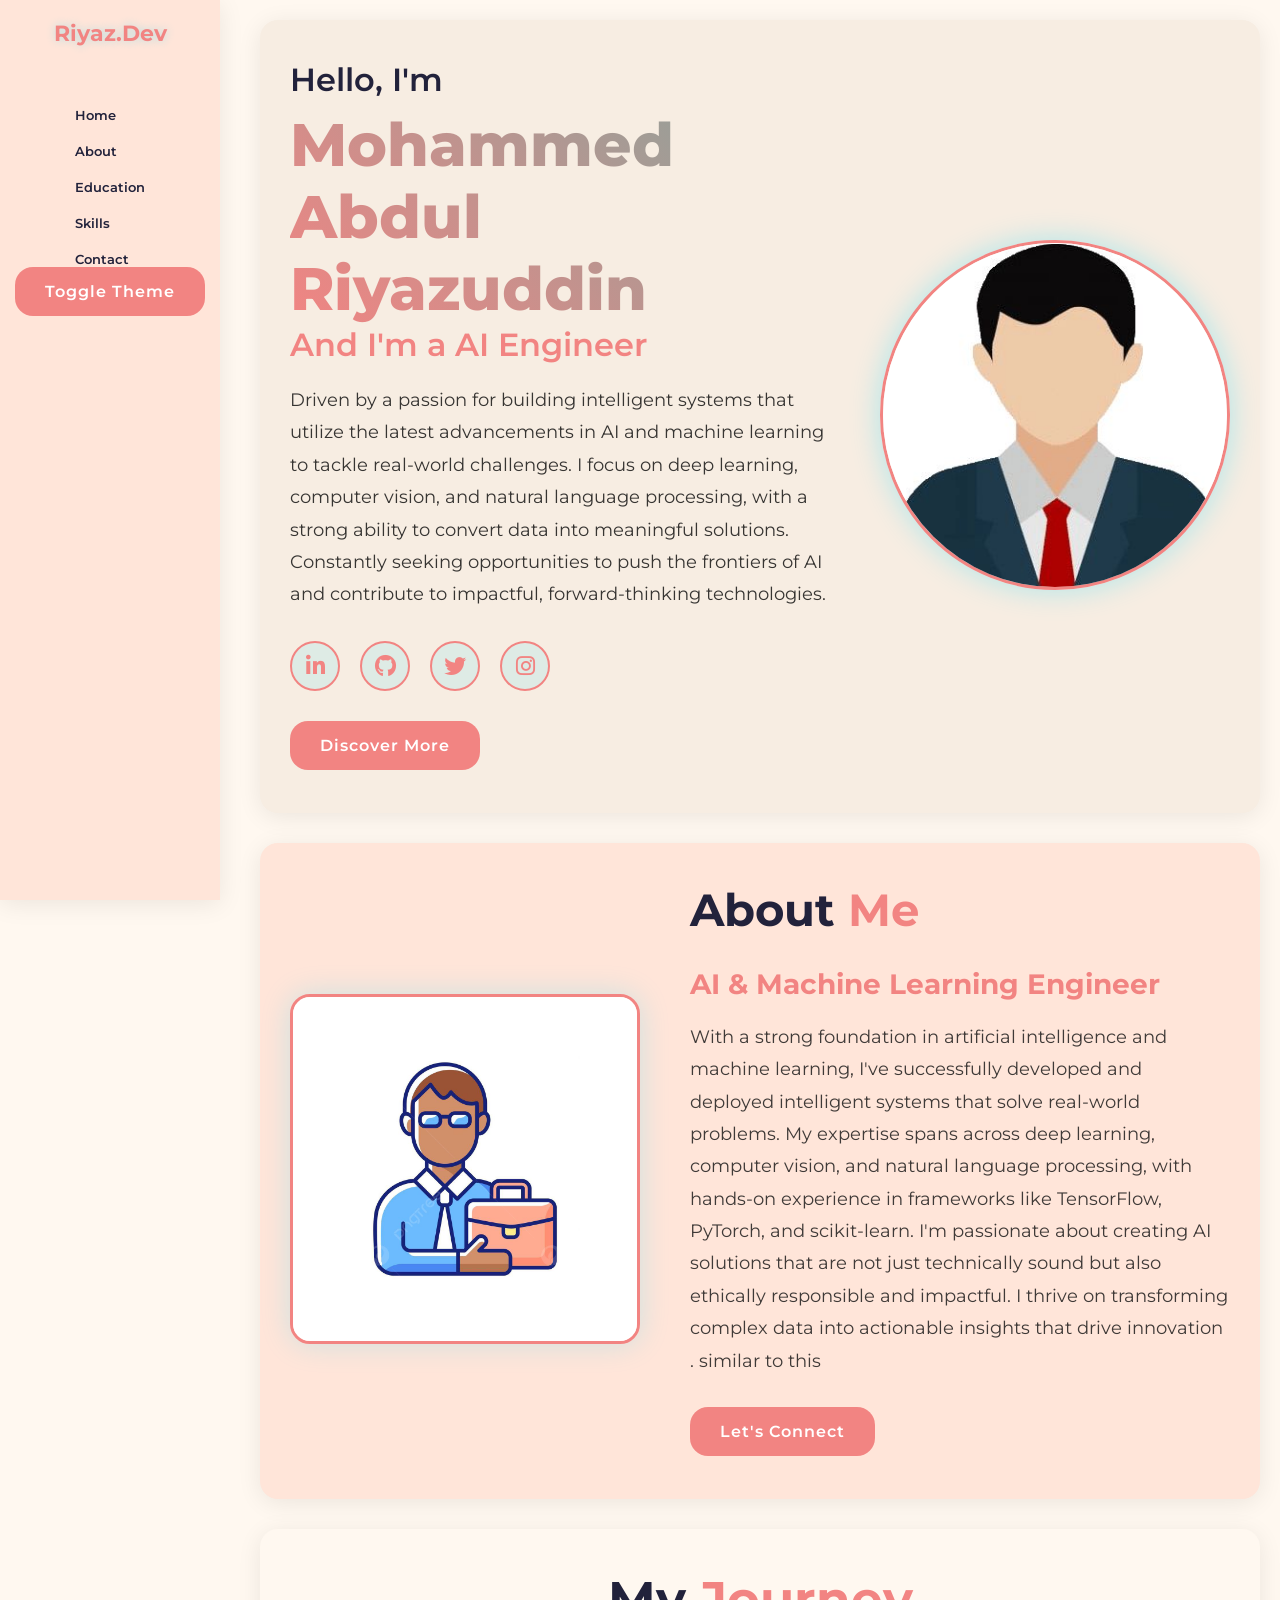
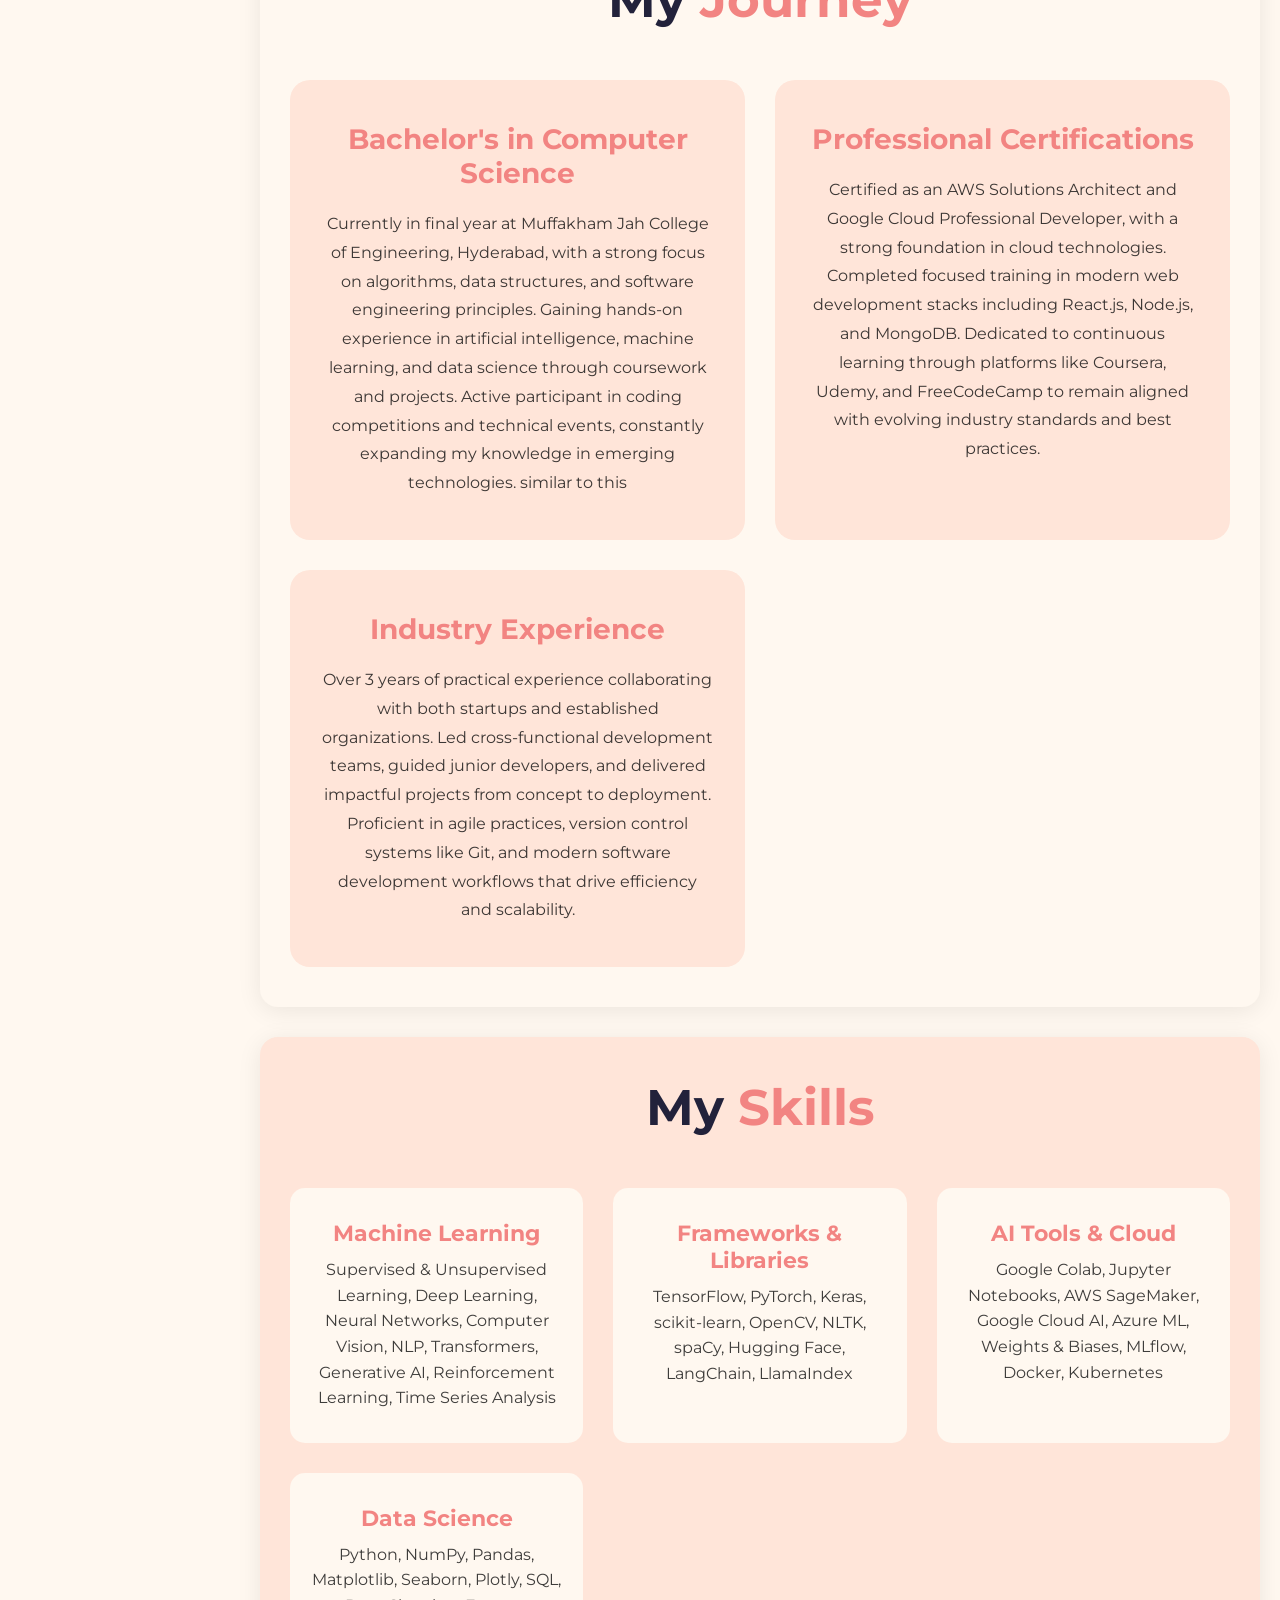
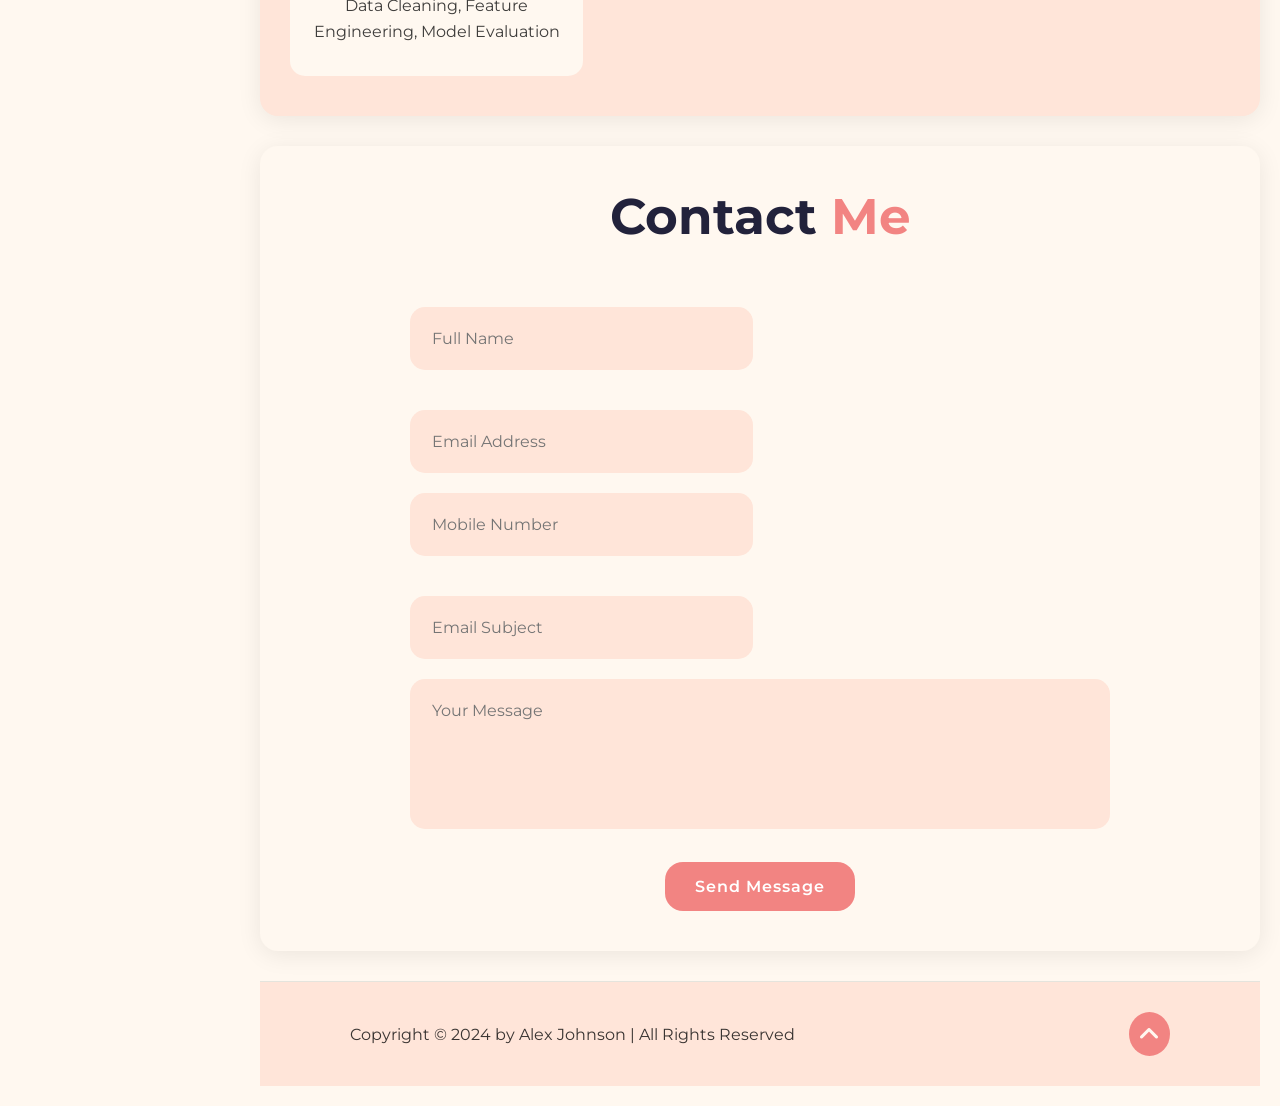
<file: 1st project/index.html>
<!DOCTYPE html>
<html lang="en">

<head>
    <meta charset="UTF-8" />
    <meta name="viewport" content="width=device-width, initial-scale=1.0" />
    <link rel="stylesheet" href="https://cdnjs.cloudflare.com/ajax/libs/font-awesome/6.7.1/css/all.min.css"
        integrity="sha512-5Hs3dF2AEPkpNAR7UiOHba+lRSJNeM2ECkwxUIxC1Q/FLycGTbNapWXB4tP889k5T5Ju8fs4b1P5z/iB4nMfSQ=="
        crossorigin="anonymous" referrerpolicy="no-referrer" />
    <link rel="stylesheet" href="styles.css" />
    <title>Mohammed Abdul Riyazuddin - Portfolio</title>
</head>

<body>
    <aside class="sidebar">
        <a href="#home" class="logo">Riyaz.Dev</a>
        <nav>
            <a href="#home">Home</a>
            <a href="#about">About</a>
            <a href="#edu">Education</a>
            <a href="#skills">Skills</a>
            <a href="#contact">Contact</a>
        </nav>
        <button id="toggle-theme" class="btn">Toggle Theme</button>
    </aside>
    <main>
       

        <section class="home" id="home">
            <div class="home-content">
                <h3>Hello, I'm</h3>
                <h1>Mohammed Abdul Riyazuddin</h1>
                <h3 class="typing-text">And I'm a <span>AI Engineer</span></h3>
                <p>
                    Driven by a passion for building intelligent systems that utilize the latest advancements in AI and machine learning to tackle real-world challenges.
I focus on deep learning, computer vision, and natural language processing, with a strong ability to convert data into meaningful solutions. Constantly seeking opportunities to push the frontiers of AI and contribute to impactful, forward-thinking technologies.


                </p>
                <div class="social-media">
                    <a href="#"><i class="fa-brands fa-linkedin-in"></i></a>
                    <a href="#"><i class="fa-brands fa-github"></i></a>
                    <a href="#"><i class="fa-brands fa-twitter"></i></a>
                    <a href="#"><i class="fa-brands fa-instagram"></i></a>
                </div>
                <a href="#about" class="btn">Discover More</a>
            </div>

            <div class="home-img">
                <img src="1stpic.png"
                    alt="Profile" />
            </div>
        </section>

      
        <section class="about" id="about">
            <div class="about-img">
                <img src="2ndpic.png"
                    alt="About" />
            </div>

            <div class="about-content">
                <h2 class="heading">About <span>Me</span></h2>
                <h3>AI & Machine Learning Engineer</h3>
                <p>
                    With a strong foundation in artificial intelligence and machine learning, I've successfully developed and deployed
                    intelligent systems that solve real-world problems. My expertise spans across deep learning, computer vision,
                    and natural language processing, with hands-on experience in frameworks like TensorFlow, PyTorch, and scikit-learn.
                    I'm passionate about creating AI solutions that are not just technically sound but also ethically responsible
                    and impactful. I thrive on transforming complex data into actionable insights that drive innovation . similar to this
                </p>
                <a href="#contact" class="btn">Let's Connect</a>
            </div>
        </section>

        <section class="edu" id="edu">
            <h2 class="heading">My <span>Journey</span></h2>

            <div class="services-container">
                <div class="services-box">
                    <h3>Bachelor's in Computer Science</h3>
                    <p>
                         Currently in final year at Muffakham Jah College of Engineering, Hyderabad, with a strong focus on
                        algorithms, data structures, and software engineering principles. Gaining hands-on experience in
                        artificial intelligence, machine learning, and data science through coursework and projects.
                        Active participant in coding competitions and technical events, constantly expanding my knowledge
                        in emerging technologies. similar to this
                </div>
                <div class="services-box">
                    <h3>Professional Certifications</h3>
                    <p>
                        Certified as an AWS Solutions Architect and Google Cloud Professional Developer, with a strong foundation in cloud technologies.
Completed focused training in modern web development stacks including React.js, Node.js, and MongoDB. Dedicated to continuous learning through platforms like Coursera, Udemy, and FreeCodeCamp to remain aligned with evolving industry standards and best practices.


                    </p>
                </div>
                <div class="services-box">
                    <h3>Industry Experience</h3>
                    <p>
                       Over 3 years of practical experience collaborating with both startups and established organizations.
Led cross-functional development teams, guided junior developers, and delivered impactful projects from concept to deployment. Proficient in agile practices, version control systems like Git, and modern software development workflows that drive efficiency and scalability.


                    </p>
                </div>
            </div>
        </section>

    
        <section class="skills" id="skills">
            <h2 class="heading">My <span>Skills</span></h2>
            <div class="skills-container">
                <div class="skill-box">
                    <h3>Machine Learning</h3>
                    <p>Supervised & Unsupervised Learning, Deep Learning, Neural Networks, Computer Vision, NLP, Transformers, Generative AI, Reinforcement Learning, Time Series Analysis</p>
                </div>
                <div class="skill-box">
                    <h3>Frameworks & Libraries</h3>
                    <p>TensorFlow, PyTorch, Keras, scikit-learn, OpenCV, NLTK, spaCy, Hugging Face, LangChain, LlamaIndex</p>
                </div>
                <div class="skill-box">
                    <h3>AI Tools & Cloud</h3>
                    <p>Google Colab, Jupyter Notebooks, AWS SageMaker, Google Cloud AI, Azure ML, Weights & Biases, MLflow, Docker, Kubernetes</p>
                </div>
                <div class="skill-box">
                    <h3>Data Science</h3>
                    <p>Python, NumPy, Pandas, Matplotlib, Seaborn, Plotly, SQL, Data Cleaning, Feature Engineering, Model Evaluation</p>
                </div>
            </div>
        </section>

        <section class="contact" id="contact">
            <h2 class="heading">Contact <span>Me</span></h2>

            <form id="contactForm">
                <div class="input-box">
                    <input type="text" placeholder="Full Name" required />
                    <input type="email" placeholder="Email Address" required />
                </div>

                <div class="input-box">
                    <input type="tel" placeholder="Mobile Number" />
                    <input type="text" placeholder="Email Subject" />
                </div>
                <textarea placeholder="Your Message" required></textarea>
                <input type="submit" value="Send Message" class="btn" />
                <div id="formSuccess" style="display:none;color:var(--main-color);margin-top:1rem;">Thank you! Message sent.</div>
            </form>
            <script>
document.getElementById('contactForm').onsubmit = function(e) {
  e.preventDefault();
  document.getElementById('formSuccess').style.display = 'block';
  this.reset();
};
</script>
        </section>

       
        <footer class="footer">
            <div class="footer-text">
                <p>Copyright &copy; 2024 by Alex Johnson | All Rights Reserved</p>
            </div>
            <div class="footer-iconTop">
                <a href="#home"><i class="fa-solid fa-angle-up"></i></a>
            </div>
        </footer>
    </main>

    <button id="scrollTopBtn" class="btn" style="display:none;position:fixed;bottom:2rem;right:2rem;z-index:999;">↑ Top</button>
    <script>
document.getElementById('toggle-theme').onclick = function() {
  document.body.classList.toggle('dark-mode');
};
window.onscroll = function() {
  document.getElementById('scrollTopBtn').style.display = window.scrollY > 200 ? 'block' : 'none';
};
document.getElementById('scrollTopBtn').onclick = function() {
  window.scrollTo({top:0, behavior:'smooth'});
};


const menuIcon = document.getElementById('menu-icon');
const navbar = document.querySelector('.navbar');
menuIcon.onclick = function() {
  navbar.classList.toggle('active');
};
</script>
</body>

</html>
</file>
<file: 1st project/styles.css>
@import url('https://fonts.googleapis.com/css2?family=Montserrat:wght@400;600;700&display=swap');

* {
  margin: 0;
  padding: 0;
  box-sizing: border-box;
  text-decoration: none;
  border: none;
  outline: none;
  scroll-behavior: smooth;
  font-family: 'Montserrat', sans-serif;
}

:root {
  --bg-color: #fff8f0;
  --second-bg-color: #ffe5d9;
  --text-color: #22223b;
  --main-color: #f28482;
  --accent-color: #84a59d;
  --card-bg: #f7ede2;
  --shadow: 0 4px 24px rgba(0,0,0,0.08);
  --radius: 18px;
}

html {
  font-size: 62.5%;
  overflow-x: hidden;
}

body {
  background: var(--bg-color);
  color: var(--text-color);
  transition: background 0.3s, color 0.3s;
  min-height: 100vh;
}

section {
  background: var(--card-bg);
  border-radius: var(--radius);
  box-shadow: var(--shadow);
  margin-bottom: 3rem;
  padding: 4rem 3rem;
  transition: box-shadow 0.3s;
}

section:hover {
  box-shadow: 0 8px 32px rgba(242,132,130,0.15);
}

.header {
  position: fixed;
  top: 0;
  left: 0;
  width: 100%;
  padding: 2rem 9%;
  background: rgba(10, 14, 26, 0.95);
  backdrop-filter: blur(10px);
  display: flex;
  justify-content: space-between;
  align-items: center;
  z-index: 100;
  border-bottom: 1px solid rgba(0, 212, 255, 0.1);
}

.logo {
  font-size: 2.8rem;
  color: var(--main-color);
  font-weight: 700;
  cursor: default;
  text-shadow: 0 0 10px rgba(0, 212, 255, 0.3);
}

.navbar a {
  font-size: 1.6rem;
  color: var(--text-color);
  margin-left: 4rem;
  font-weight: 500;
  transition: all 0.3s ease;
  position: relative;
}

.navbar a::before {
  content: '';
  position: absolute;
  width: 0;
  height: 2px;
  bottom: -5px;
  left: 0;
  background: var(--main-color);
  transition: width 0.3s ease;
}

.navbar a:hover::before,
.navbar a.active::before {
  width: 100%;
}

.navbar a:hover,
.navbar a.active {
  color: var(--main-color);
}

#menu-icon {
  font-size: 3.6rem;
  color: var(--main-color);
  display: none;
}

.home {
  display: flex;
  justify-content: center;
  align-items: center;
  gap: 5rem;
}

.home-content h3 {
  font-size: 3.2rem;
  font-weight: 600;
  margin-bottom: 1rem;
}

.home-content h1 {
  font-size: 6rem;
  font-weight: 800;
  line-height: 1.2;
  background: linear-gradient(45deg, var(--main-color), var(--accent-color));
  -webkit-background-clip: text;
  -webkit-text-fill-color: transparent;
  background-clip: text;
}

.home-content .typing-text {
  font-size: 3.2rem;
  font-weight: 600;
  color: var(--main-color);
  margin-bottom: 2rem;
}

.home-content p {
  font-size: 1.8rem;
  line-height: 1.8;
  margin-bottom: 3rem;
  color: rgba(6, 6, 6, 0.8);
}

.home-img {
  position: relative;
}

.home-img img {
  width: 35rem;
  height: 35rem;
  border-radius: 50%;
  object-fit: cover;
  border: 3px solid var(--main-color);
  box-shadow: 0 0 30px rgba(0, 212, 255, 0.3);
  animation: floatImage 4s ease-in-out infinite;
}

@keyframes floatImage {
  0%, 100% {
    transform: translateY(0);
  }
  50% {
    transform: translateY(-2rem);
  }
}

.social-media {
  display: flex;
  gap: 2rem;
  margin-bottom: 3rem;
}

.social-media a {
  display: inline-flex;
  justify-content: center;
  align-items: center;
  width: 5rem;
  height: 5rem;
  background: rgba(0, 212, 255, 0.1);
  border: 2px solid var(--main-color);
  border-radius: 50%;
  font-size: 2.2rem;
  color: var(--main-color);
  transition: all 0.3s ease;
  position: relative;
  overflow: hidden;
}

.social-media a::before {
  content: '';
  position: absolute;
  top: 0;
  left: -100%;
  width: 100%;
  height: 100%;
  background: var(--main-color);
  transition: left 0.3s ease;
  z-index: -1;
}

.social-media a:hover::before {
  left: 0;
}

.social-media a:hover {
  color: var(--bg-color);
  box-shadow: 0 0 20px rgba(0, 212, 255, 0.5);
}

.btn {
  display: inline-block;
  padding: 1.5rem 3rem;
  background: var(--main-color);
  border-radius: var(--radius);
  font-size: 1.6rem;
  color: #fff;
  font-weight: 600;
  letter-spacing: 0.1rem;
  transition: background 0.3s;
  position: relative;
  overflow: hidden;
}

.btn:hover {
  background: var(--accent-color);
}

.about {
  display: flex;
  justify-content: center;
  align-items: center;
  gap: 5rem;
  background: var(--second-bg-color);
}

.about-img img {
  width: 35rem;
  height: 35rem;
  border-radius: 20px;
  object-fit: cover;
  border: 3px solid var(--main-color);
  box-shadow: 0 0 30px rgba(0, 212, 255, 0.2);
}

.heading {
  text-align: center;
  font-size: 5rem;
  font-weight: 700;
  margin-bottom: 3rem;
}

.heading span {
  color: var(--main-color);
}

.about-content h2 {
  text-align: left;
  line-height: 1.2;
  font-size: 4.5rem;
}

.about-content h3 {
  font-size: 2.8rem;
  color: var(--main-color);
  margin-bottom: 2rem;
}

.about-content p {
  font-size: 1.8rem;
  margin: 2rem 0 3rem;
  line-height: 1.8;
  color: rgba(15, 15, 15, 0.8);
}

.edu {
  background: var(--bg-color);
}

.edu h2 {
  margin-bottom: 5rem;
}

.services-container {
  display: grid;
  grid-template-columns: repeat(auto-fit, minmax(30rem, 1fr));
  gap: 3rem;
  margin-top: 5rem;
}

.services-box {
  background: var(--second-bg-color);
  padding: 4rem 3rem;
  border-radius: 20px;
  text-align: center;
  border: 2px solid transparent;
  transition: all 0.3s ease;
  position: relative;
  overflow: hidden;
}

.services-box::before {
  content: '';
  position: absolute;
  top: 0;
  left: 0;
  width: 100%;
  height: 100%;
  background: linear-gradient(45deg, rgba(0, 212, 255, 0.1), rgba(255, 107, 107, 0.1));
  opacity: 0;
  transition: opacity 0.3s ease;
}

.services-box:hover::before {
  opacity: 1;
}

.services-box:hover {
  border-color: var(--main-color);
  transform: translateY(-10px);
  box-shadow: 0 20px 40px rgba(0, 212, 255, 0.2);
}

.services-box h3 {
  font-size: 2.8rem;
  margin-bottom: 2rem;
  color: var(--main-color);
}

.services-box p {
  font-size: 1.6rem;
  line-height: 1.8;
  color: rgba(11, 11, 11, 0.8);
}

.skills {
  background: var(--second-bg-color);
}

.skills h2 {
  margin-bottom: 5rem;
}

.skills-container {
  display: grid;
  grid-template-columns: repeat(auto-fit, minmax(25rem, 1fr));
  gap: 3rem;
}

.skill-box {
  background: var(--bg-color);
  padding: 3rem 2rem;
  border-radius: 15px;
  text-align: center;
  transition: all 0.3s ease;
  border: 2px solid transparent;
}

.skill-box:hover {
  border-color: var(--main-color);
  transform: scale(1.05);
  box-shadow: 0 15px 30px rgba(0, 212, 255, 0.2);
}

.skill-box h3 {
  font-size: 2.2rem;
  color: var(--main-color);
  margin-bottom: 1rem;
}

.skill-box p {
  font-size: 1.6rem;
  color: rgba(14, 14, 14, 0.8);
  line-height: 1.6;
}

.contact {
  background: var(--bg-color);
}

.contact h2 {
  margin-bottom: 5rem;
}

.contact form {
  max-width: 70rem;
  margin: 0 auto;
  text-align: center;
}

.contact form .input-box {
  display: flex;
  justify-content: space-between;
  flex-wrap: wrap;
  gap: 2rem;
}

.contact form .input-box input,
.contact form textarea {
  width: 100%;
  padding: 2rem;
  font-size: 1.6rem;
  color: var(--text-color);
  background: var(--second-bg-color);
  border-radius: 15px;
  margin: 1rem 0;
  border: 2px solid transparent;
  transition: all 0.3s ease;
}

.contact form .input-box input {
  width: 49%;
}

.contact form .input-box input:focus,
.contact form textarea:focus {
  border-color: var(--main-color);
  box-shadow: 0 0 20px rgba(0, 212, 255, 0.2);
}

.contact form textarea {
  resize: none;
  height: 15rem;
}

.contact form .btn {
  margin-top: 2rem;
  cursor: pointer;
}

.footer {
  display: flex;
  justify-content: space-between;
  align-items: center;
  flex-wrap: wrap;
  padding: 3rem 9%;
  background: var(--second-bg-color);
  border-top: 1px solid rgba(0, 212, 255, 0.1);
}

.footer-text p {
  font-size: 1.6rem;
  color: rgba(7, 7, 7, 0.8);
}

.footer-iconTop {
  display: inline-flex;
  justify-content: center;
  align-items: center;
  padding: 1rem;
  background: var(--main-color);
  border-radius: 50%;
  transition: all 0.3s ease;
}

.footer-iconTop:hover {
  background: var(--accent-color);
  transform: translateY(-5px);
  box-shadow: 0 10px 20px rgba(0, 212, 255, 0.3);
}

.footer-iconTop a i {
  font-size: 2.4rem;
  color: var(--bg-color);
}

.sidebar {
  position: fixed;
  left: 0; top: 0; bottom: 0;
  width: 220px;
  background: var(--second-bg-color);
  display: flex;
  flex-direction: column;
  align-items: center;
  padding: 2rem 1rem;
  box-shadow: var(--shadow);
  z-index: 200;
}
.sidebar nav {
  display: flex;
  flex-direction: column;
  gap: 2rem;
  margin-top: 4rem;
}
.sidebar a.logo {
  font-size: 2.2rem;
  font-weight: 700;
  color: var(--main-color);
  margin-bottom: 2rem;
}
.sidebar nav a {
  color: var(--text-color);
  font-size: 1.3rem;
  font-weight: 600;
  transition: color 0.2s;
}
.sidebar nav a:hover {
  color: var(--main-color);
}
main {
  margin-left: 240px;
  padding: 2rem;
}

/* Dark Mode Styles */
body.dark-mode {
  --bg-color: #22223b;
  --second-bg-color: #4a4e69;
  --text-color: #f7ede2;
  --main-color: #9a8c98;
  --accent-color: #f28482;
  --card-bg: #2a2e45;
}

/* Media Queries */
@media(max-width: 1200px) {
  html {
    font-size: 55%;
  }
}

@media(max-width: 991px) {
  .header {
    padding: 2rem 3%;
  }
  section {
    padding: 10rem 3% 2rem;
  }
  .footer {
    padding: 3rem 3%;
  }
}

@media(max-width: 768px) {
  #menu-icon {
    display: block;
  }

  .navbar {
    position: absolute;
    top: 100%;
    left: 0;
    width: 100%;
    padding: 1rem 3%;
    background: rgba(10, 14, 26, 0.95);
    backdrop-filter: blur(10px);
    border-top: 1px solid rgba(0, 212, 255, 0.2);
    box-shadow: 0 0.5rem 1rem rgba(0, 0, 0, 0.2);
    display: none;
  }

  .navbar.active {
    display: block;
  }

  .navbar a {
    display: block;
    font-size: 2rem;
    margin: 3rem 0;
  }

  .home {
    flex-direction: column;
    gap: 3rem;
  }

  .home-content h3 {
    font-size: 2.6rem;
  }

  .home-content h1 {
    font-size: 5rem;
  }

  .home-img img {
    width: 30rem;
    height: 30rem;
  }

  .about {
    flex-direction: column;
  }

  .about-img img {
    width: 30rem;
    height: 30rem;
  }

  .contact form .input-box input {
    width: 100%;
  }
}

@media(max-width: 450px) {
  html {
    font-size: 50%;
  }

  .home-content h1 {
    font-size: 4rem;
  }

  .home-img img {
    width: 25rem;
    height: 25rem;
  }

  .about-img img {
    width: 25rem;
    height: 25rem;
  }
}
</file>
